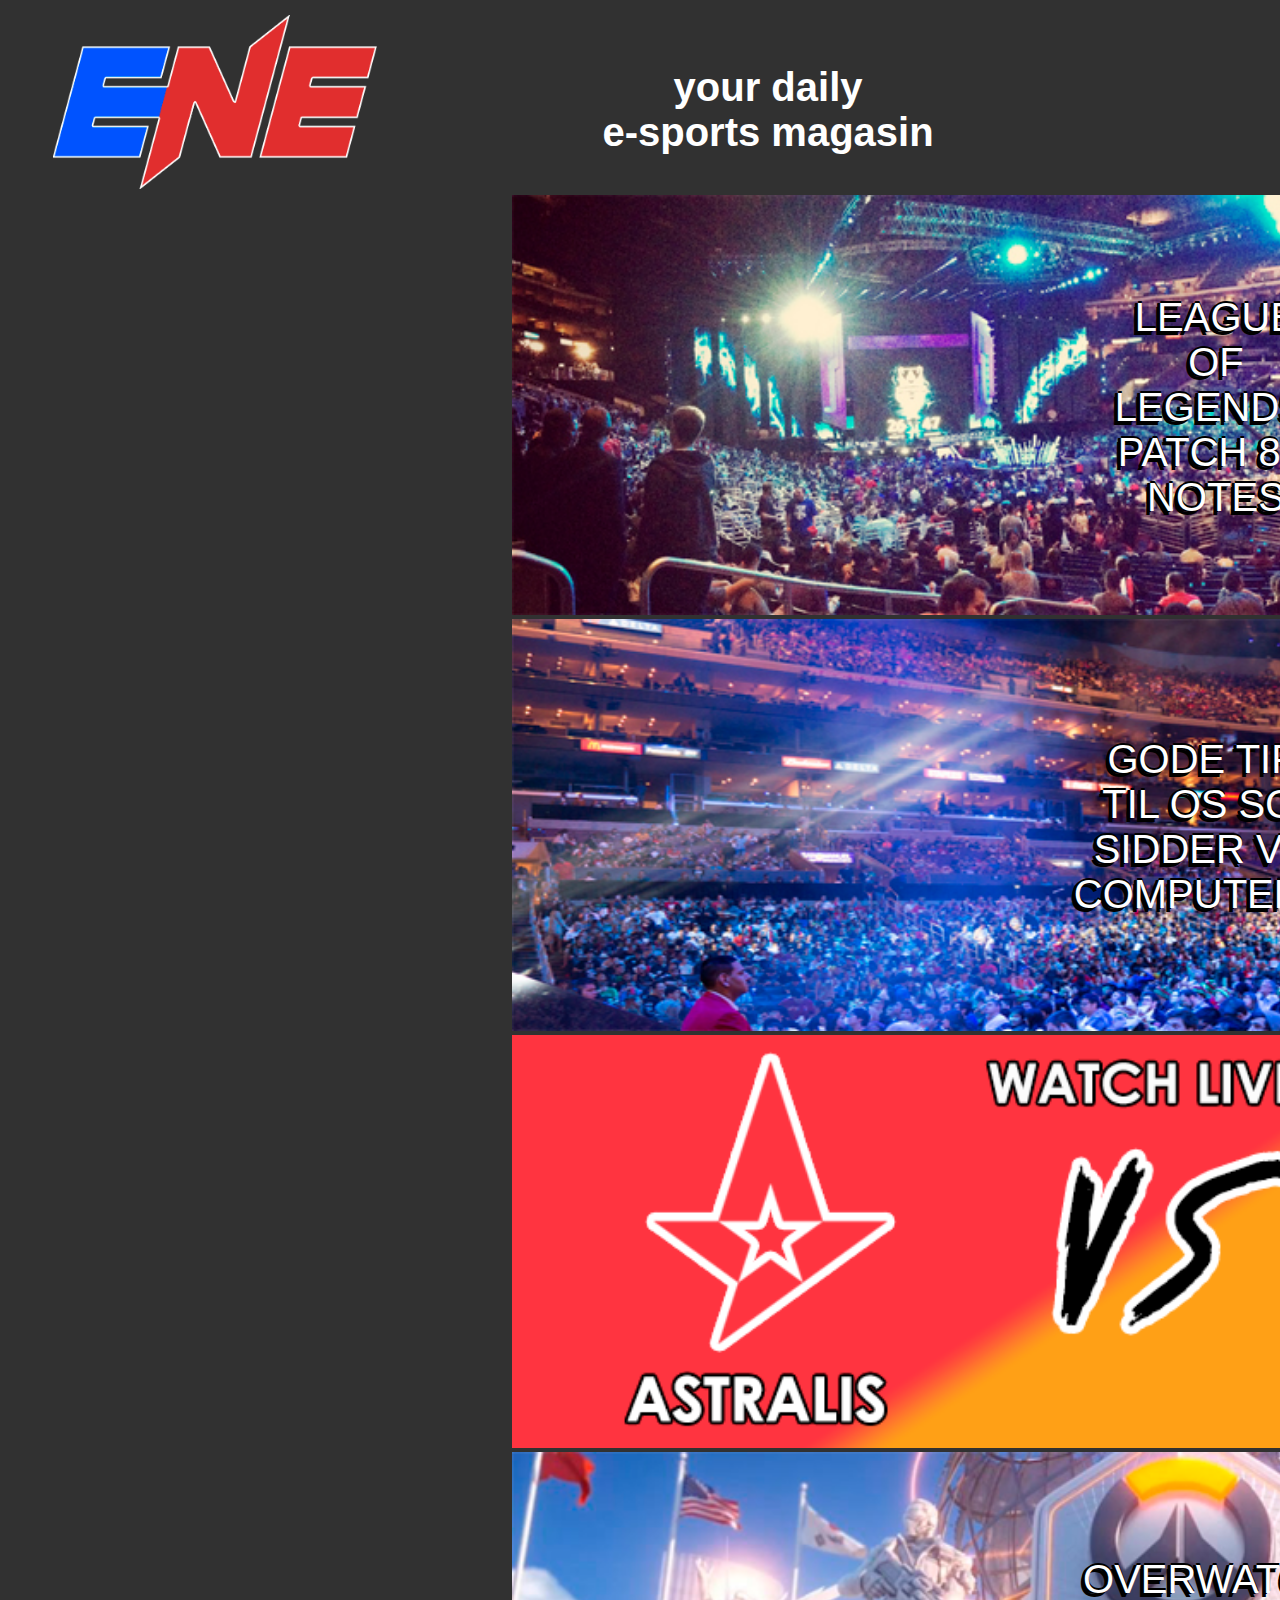
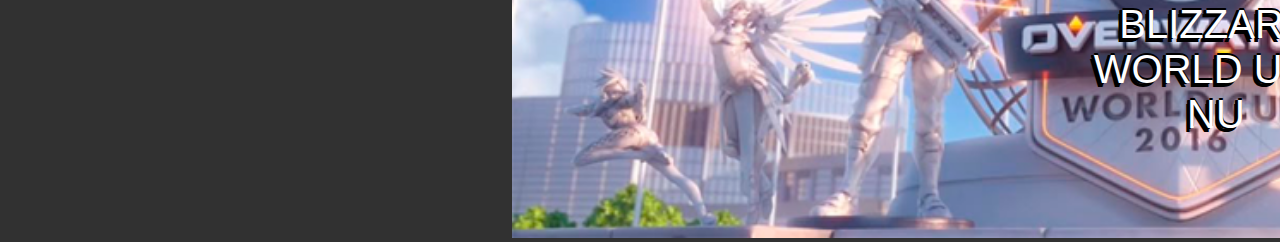
<file: index.html>
<!DOCTYPE html>
<html lang="DA">

<head>
    <meta name="viewport" content="width=device-width, initial-scale=1">
    <meta charset="utf-8">
    <!-- HUSK AT UDFYLDE BESKRIVELSE TIL SEO -->
    <meta name="description" content="E-SPORT DAILY NEWS. Get your daily news about all your favorite games, such as, League of Legends, Counter Strike, Overwatch and much more.">
    <meta name="author" content="Lasse Nørfelt">
    <meta name="viewport" content="width=device-width, initial-scale=1.0">
    <title>ENE - your daily e-sports magasin</title>
    <link rel="stylesheet" href="css/style.css">
</head>

<body>


    <div class="header">
        <a href="index.html">
        <img class="logo" src="images/ene-logo.png" alt="ENE logo"> </a>
        <h1 class="logo-text">your daily<br> e-sports magasin</h1>
    </div>

    <div class="patchi">
        <a href="artikel-patch.html">
        <img class="patchimage" src="images/patch.png" alt="LEAGUE OF LEGENDS: PATCH 8.7 NOTES">
        <p id="patchtext">LEAGUE OF LEGENDS: PATCH 8.7 NOTES</p></a>
    </div>

    <div class="worldsi">
        <a href="artikel-tips.html">
        <img class="worldsimage" src="images/worlds.png" alt="LEAGUE OF LEGENDS: WORLD CHAMPIONSHIP 2018"></a>
        <p class="centered">GODE TIPS TIL OS SOM<br> SIDDER VED COMPUTEREN</p>
    </div>

    <div class="astrafnai">
        <img class="astrafnatimage" src="images/astrafnatic.png" alt="ASTRALIS VS FNATIC WATCH LIVE" />
    </div>

    <div class="blizzardi">
        <a href="artikel-blizzardworld.html">
        <img class="blizzardimage" src="images/blizzardworld.png" alt="BLIZZARD WORLD UDE NU" />
        <p class="centered">OVERWATCH: BLIZZARD WORLD UDE NU</p></a>
    </div>

    <div class="navbar">
        <a href="#home" class="navtext">HOT</a>
        <a href="index.html">
        <img class="navimage" src="images/profilbillede.png" alt="Profilbillede"></a>
        <a href="#news" class="navtext">GAME</a>
    </div>
</body>

</html>
</file>
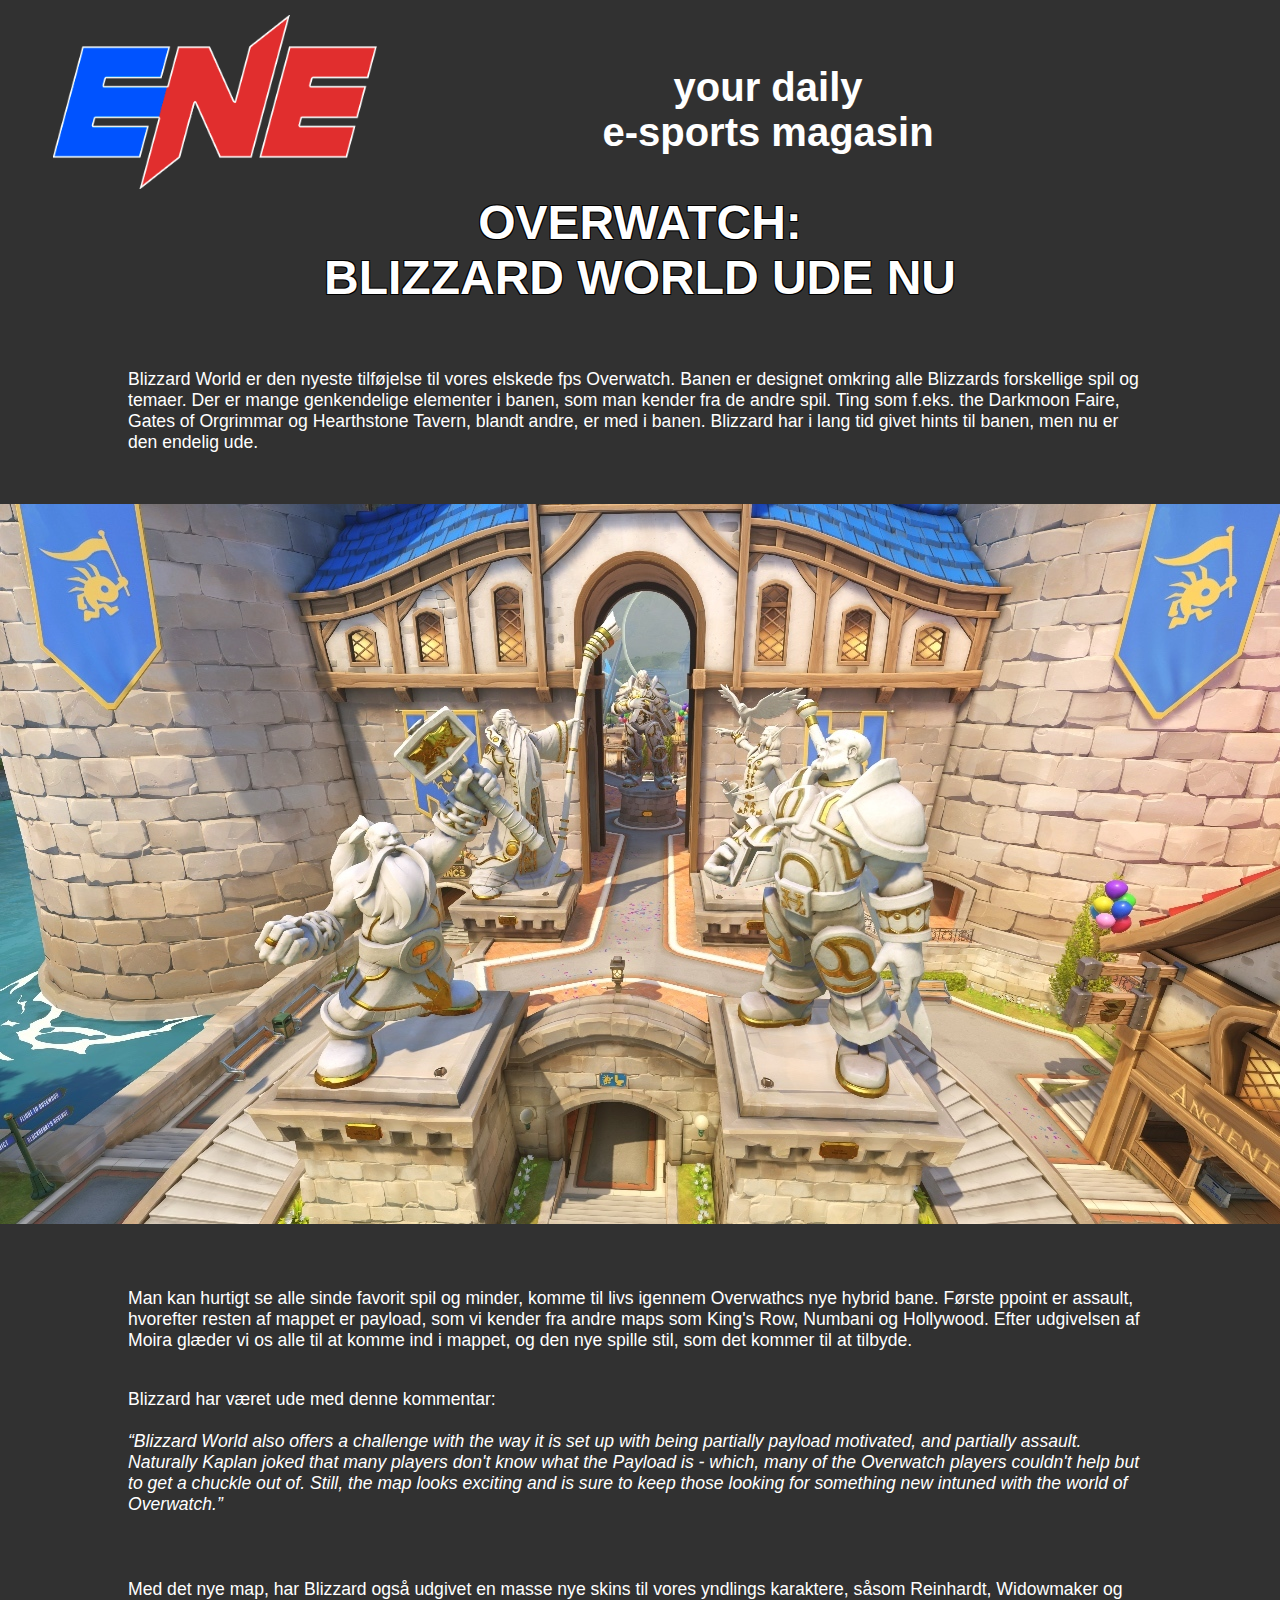
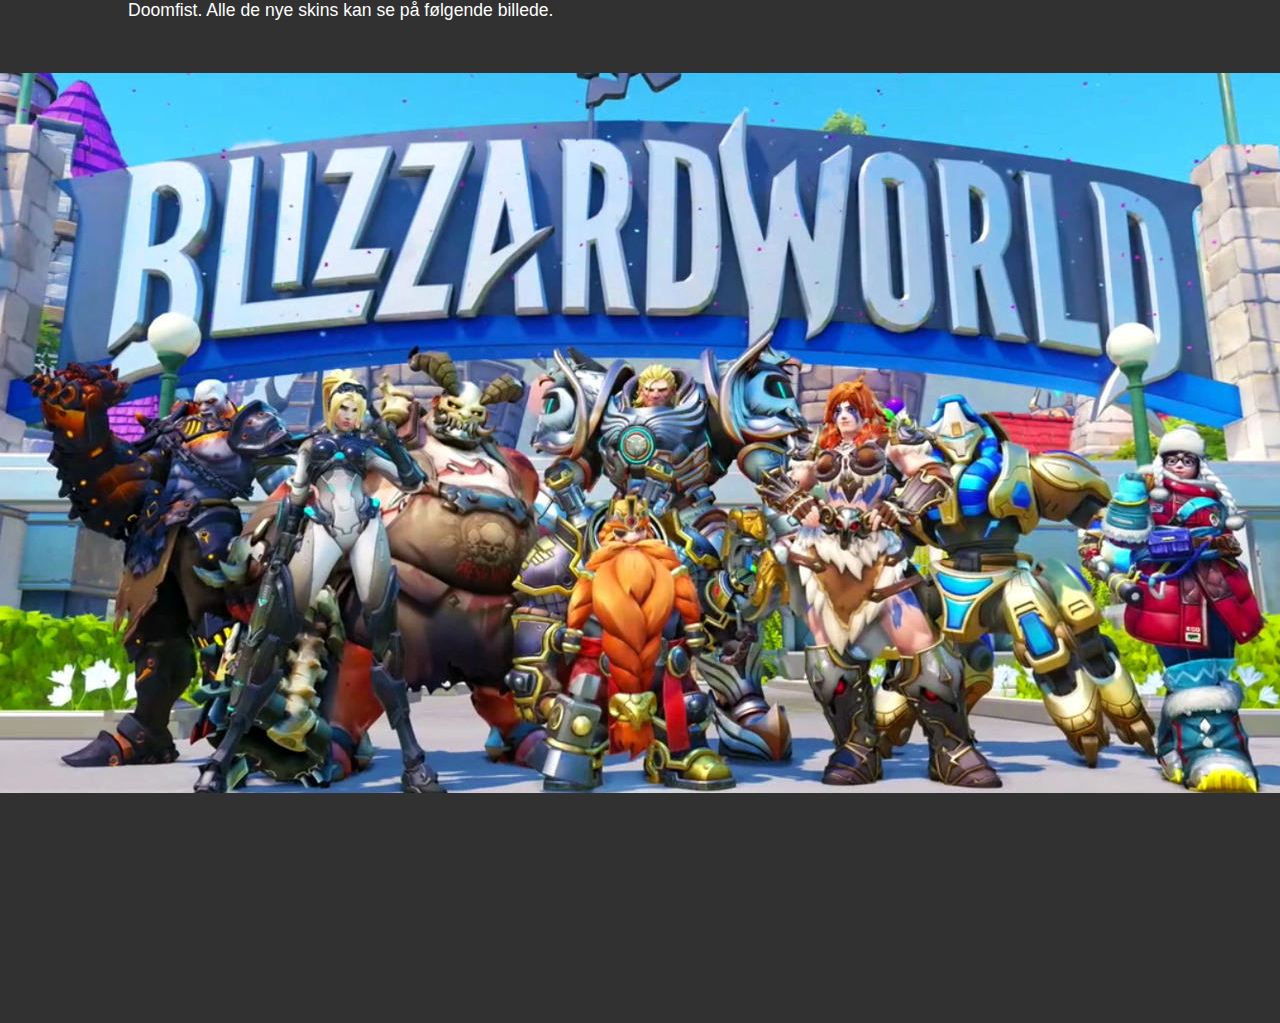
<file: artikel-blizzardworld.html>
<!DOCTYPE html>
<html lang="DA">

<head>
    <meta charset="utf-8">
    <meta name="viewport" content="width=device-width, initial-scale=1">
    <!-- HUSK AT UDFYLDE BESKRIVELSE TIL SEO -->
    <meta name="description" content="Det nye Overwatch er endelig ude. Blizzard World have lige ramt live-serverne.">
    <meta name="author" content="Lasse Nørfelt">
    <meta name="viewport" content="width=device-width, initial-scale=1.0">
    <title>ENE - Blizzard world ude nu</title>
    <link rel="stylesheet" href="css/style.css">
</head>

<body>


    <div class="header">
        <a href="index.html">
        <img class="logo" src="images/ene-logo.png" alt="ENE logo" /></a>
        <h1 class="logo-text">your daily<br> e-sports magasin</h1>
    </div>

    <div class="patchsec1">
        <h1 class="hpatch">OVERWATCH:<br> BLIZZARD WORLD UDE NU</h1>

        <p class="pworld1">Blizzard World er den nyeste tilføjelse til vores elskede fps Overwatch. Banen er designet omkring alle Blizzards forskellige spil og temaer. Der er mange genkendelige elementer i banen, som man kender fra de andre spil. Ting som f.eks. the Darkmoon Faire, Gates of Orgrimmar og Hearthstone Tavern, blandt andre, er med i banen. Blizzard har i lang tid givet hints til banen, men nu er den endelig ude.</p>

        <img class="imgworld1" src="images/world-stormwind.jpeg" alt="Gates of Stormwind" />

        <p class="pworld2">Man kan hurtigt se alle sinde favorit spil og minder, komme til livs igennem Overwathcs nye hybrid bane. Første ppoint er assault, hvorefter resten af mappet er payload, som vi kender fra andre maps som King's Row, Numbani og Hollywood. Efter udgivelsen af Moira glæder vi os alle til at komme ind i mappet, og den nye spille stil, som det kommer til at tilbyde.</p>

        <p class="pworld3">Blizzard har været ude med denne kommentar:<br><br><i>“Blizzard World also offers a challenge with the way it is set up with being partially payload motivated, and partially assault. Naturally Kaplan joked that many players don't know what the Payload is - which, many of the Overwatch players couldn't help but to get a chuckle out of. Still, the map looks exciting and is sure to keep those looking for something new intuned with the world of Overwatch.”</i></p>

        <p class="pworld4">Med det nye map, har Blizzard også udgivet en masse nye skins til vores yndlings karaktere, såsom Reinhardt, Widowmaker og Doomfist. Alle de nye skins kan se på følgende billede.</p>

        <img class="imgworld2" src="images/world-skins.jpg" alt="Alle de nyeste tilføjede skins" />

    </div>
    <div class="navbar">
        <a href="#home" class="navtext">HOT</a>
        <a href="index.html">
        <img class="navimage" src="images/profilbillede.png" alt="Profilbillede"></a>
        <a href="#news" class="navtext">GAME</a>
    </div>
</body>

</html>
</file>
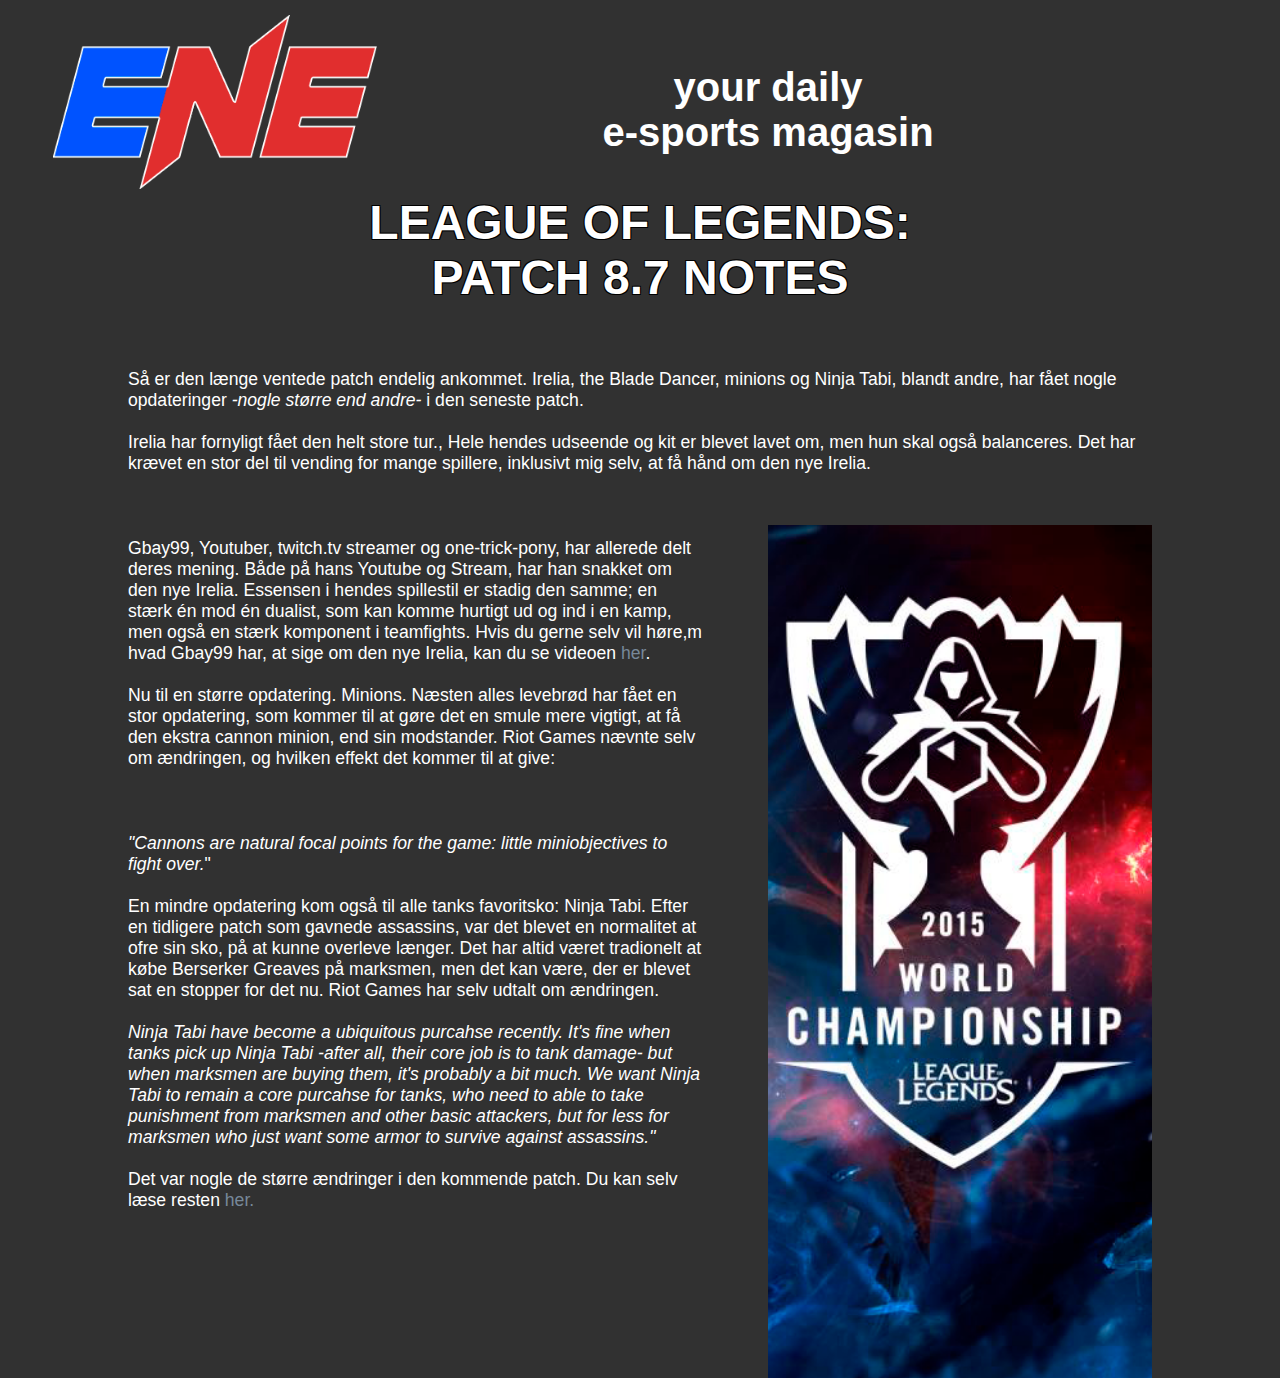
<file: artikel-patch.html>
<!DOCTYPE html>
<html lang="DA">

<head>
    <meta charset="utf-8">
    <meta name="viewport" content="width=device-width, initial-scale=1">
    <!-- HUSK AT UDFYLDE BESKRIVELSE TIL SEO -->
    <meta name="description" content="League of Legends patch 8.7 er endelig ude med en masse nye spændende tiløjelser.">
    <meta name="author" content="Lasse Nørfelt">
    <meta name="viewport" content="width=device-width, initial-scale=1.0">
    <title>ENE - LEAGUE OF LEGENDS: PATCH NOTES 8.7</title>
    <link rel="stylesheet" href="css/style.css">
</head>

<body>


    <div class="header">
        <a href="index.html">
        <img class="logo" src="images/ene-logo.png" alt="ENE logo" /></a>
        <h1 class="logo-text">your daily<br> e-sports magasin</h1>
    </div>

    <div class="patchsec1">
        <h1 class="hpatch">LEAGUE OF LEGENDS:<br> PATCH 8.7 NOTES</h1>

        <p class="ppatch1">Så er den længe ventede patch endelig ankommet. Irelia, the Blade Dancer, minions og Ninja Tabi, blandt andre, har fået nogle opdateringer <i>-nogle større end andre-</i> i den seneste patch.<br><br>Irelia har fornyligt fået den helt store tur., Hele hendes udseende og kit er blevet lavet om, men hun skal også balanceres. Det har krævet en stor del til vending for mange spillere, inklusivt mig selv, at få hånd om den nye Irelia.</p>

        <p class="ppatch2">Gbay99, Youtuber, twitch.tv streamer og one-trick-pony, har allerede delt deres mening. Både på hans Youtube og Stream, har han snakket om den nye Irelia. Essensen i hendes spillestil er stadig den samme; en stærk én mod én dualist, som kan komme hurtigt ud og ind i en kamp, men også en stærk komponent i teamfights. Hvis du gerne selv vil høre,m hvad Gbay99 har, at sige om den nye Irelia, kan du se videoen <a href="https://www.youtube.com/watch?v=y4tfW31VhAk">her</a>.<br><br>Nu til en større opdatering. Minions. Næsten alles levebrød har fået en stor opdatering, som kommer til at gøre det en smule mere vigtigt, at få den ekstra cannon minion, end sin modstander. Riot Games nævnte selv om ændringen, og hvilken effekt det kommer til at give:</p>

        <img class="imgpatch" src="images/ipworlds.png" alt="Worlds cup 2018" />

        <p class="ppatch3"><i>"Cannons are natural focal points for the game: little miniobjectives to fight over.</i>"<br><br>En mindre opdatering kom også til alle tanks favoritsko: Ninja Tabi. Efter en tidligere patch som gavnede assassins, var det blevet en normalitet at ofre sin sko, på at kunne overleve længer. Det har altid været tradionelt at købe Berserker Greaves på marksmen, men det kan være, der er blevet sat en stopper for det nu. Riot Games har selv udtalt om ændringen.<br><br><i>Ninja Tabi have become a ubiquitous purcahse recently. It's fine when tanks pick up Ninja Tabi -after all, their core job is to tank damage- but when marksmen are buying them, it's probably a bit much. We want Ninja Tabi to remain a core purcahse for tanks, who need to able to take punishment from marksmen and other basic attackers, but for less for marksmen who just want some armor to survive against assassins."</i><br><br>Det var nogle de større ændringer i den kommende patch. Du kan selv læse resten <a href="https://euw.leagueoflegends.com/en/news/game-updates/patch/patch-87-notes#patch-patch-highlights">her.</a></p>

    </div>
    <div class="navbar">
        <a href="#home" class="navtext">HOT</a>
        <a href="index.html">
        <img class="navimage" src="images/profilbillede.png"
        alt="Profilbillede"></a>
        <a href="#news" class="navtext">GAME</a>
    </div>
</body>

</html>
</file>
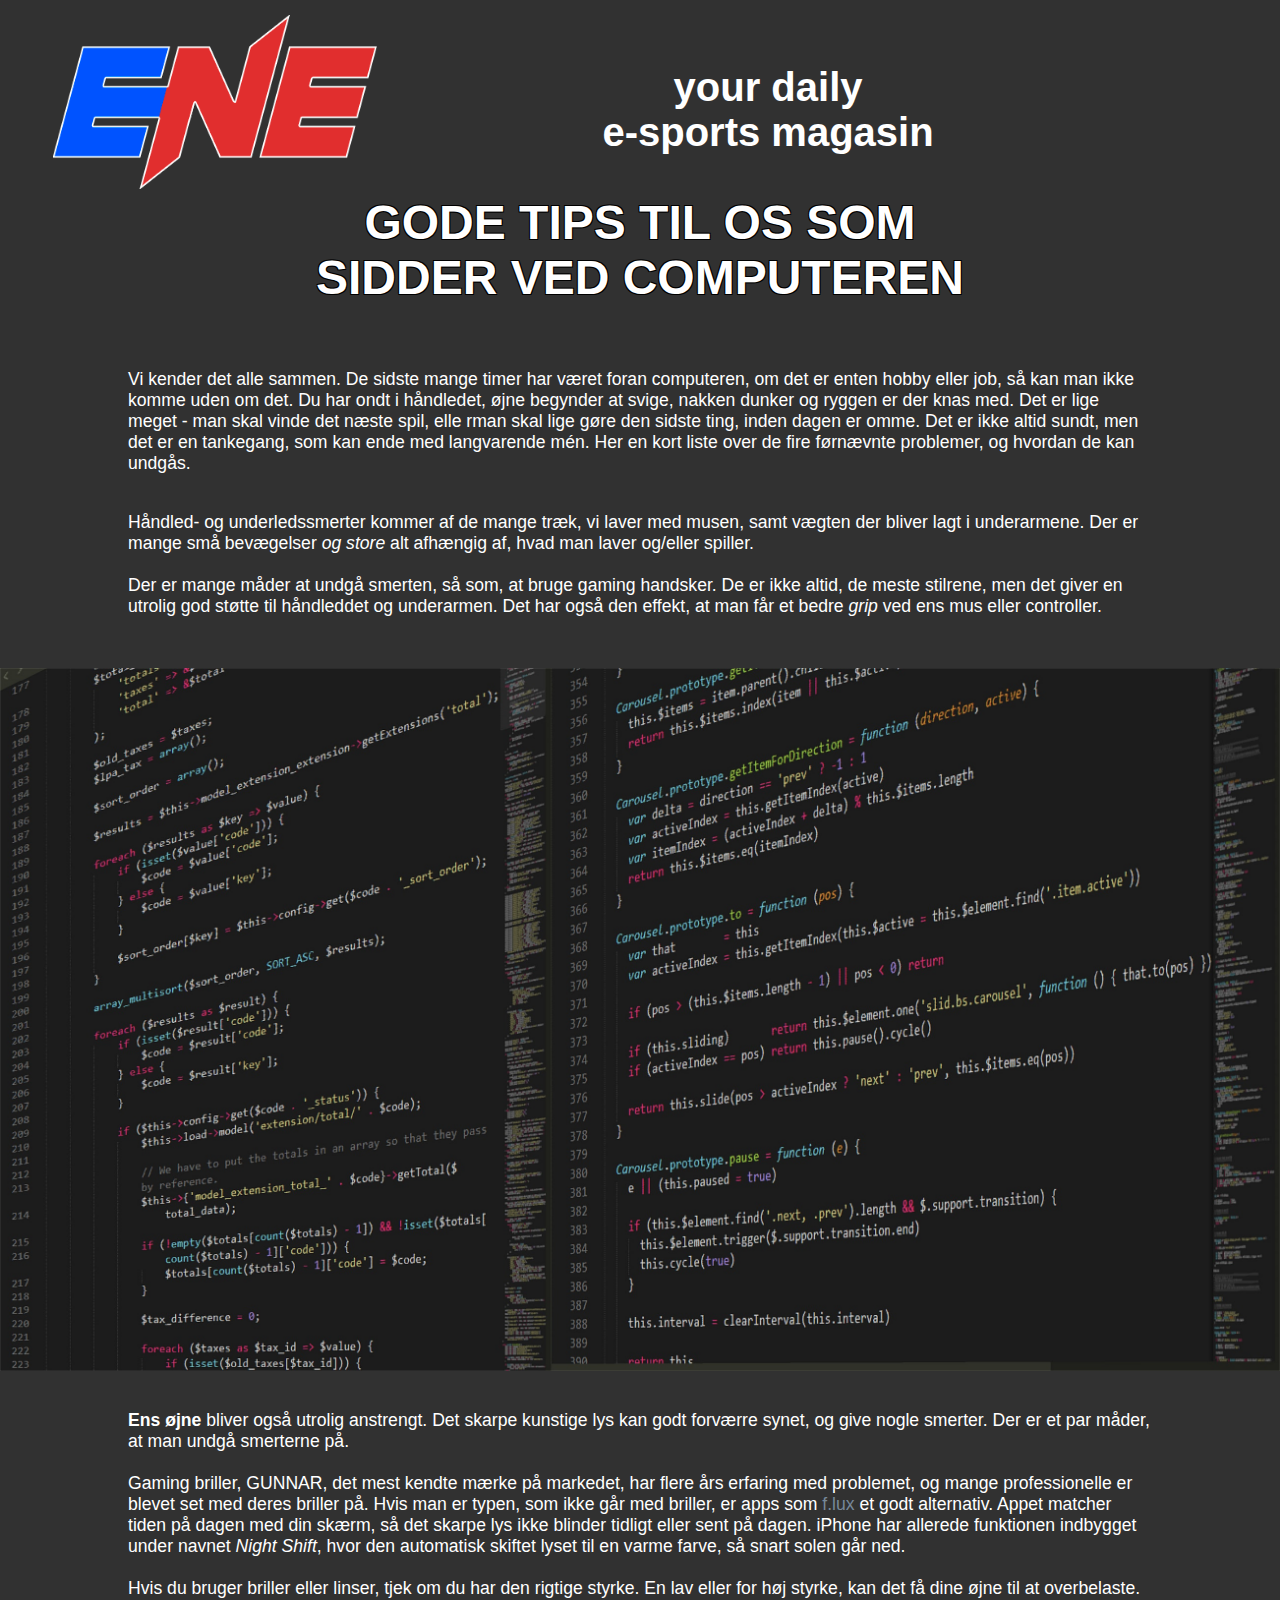
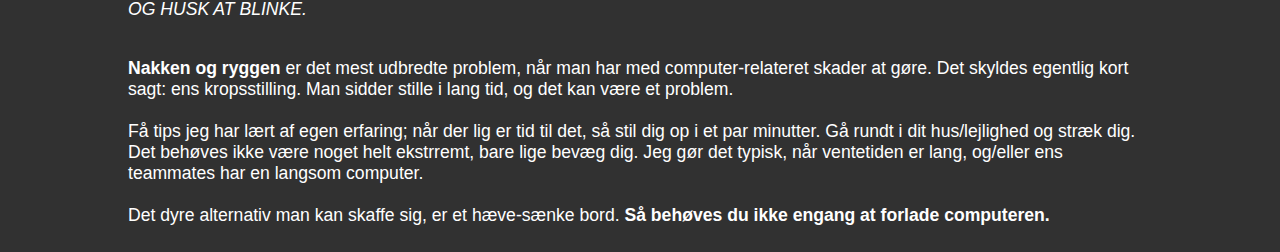
<file: artikel-tips.html>
<!DOCTYPE html>
<html lang="DA">

<head>
    <meta charset="utf-8">
    <!-- HUSK AT UDFYLDE BESKRIVELSE TIL SEO -->
    <meta name="description" content="En række tid tips til os, som sidder foran computeren.">
    <meta name="author" content="Lasse Nørfelt">
    <meta name="viewport" content="width=device-width, initial-scale=1.0">
    <title>ENE - Gode tip til os som sidder foran computeren</title>
    <link rel="stylesheet" href="css/style.css">
</head>

<body>


    <div class="header">
        <a href="index.html">
        <img class="logo" src="images/ene-logo.png" alt="ENE logo" /></a>
        <h1 class="logo-text">your daily<br> e-sports magasin</h1>
    </div>

    <div class="tipssec2">
        <h1 class="hpatch">GODE TIPS TIL OS SOM<br> SIDDER VED COMPUTEREN</h1>

        <p class=ptips1>Vi kender det alle sammen. De sidste mange timer har været foran computeren, om det er enten hobby eller job, så kan man ikke komme uden om det. Du har ondt i håndledet, øjne begynder at svige, nakken dunker og ryggen er der knas med. Det er lige meget - man skal vinde det næste spil, elle rman skal lige gøre den sidste ting, inden dagen er omme. Det er ikke altid sundt, men det er en tankegang, som kan ende med langvarende mén. Her en kort liste over de fire førnævnte problemer, og hvordan de kan undgås. </p>

        <p class="ptips2">Håndled- og underledssmerter kommer af de mange træk, vi laver med musen, samt vægten der bliver lagt i underarmene. Der er mange små bevægelser <i>og store</i> alt afhængig af, hvad man laver og/eller spiller.<br><br>Der er mange måder at undgå smerten, så som, at bruge gaming handsker. De er ikke altid, de meste stilrene, men det giver en utrolig god støtte til håndleddet og underarmen. Det har også den effekt, at man får et bedre <i>grip</i> ved ens mus eller controller.</p>

        <img class="imgtips" src="images/tips-kode.jpg" alt="Billede af kode" />
        
        <p class="ptips3"><b>Ens øjne</b> bliver også utrolig anstrengt. Det skarpe kunstige lys kan godt forværre synet, og give nogle smerter. Der er et par måder, at man undgå smerterne på.<br><br>Gaming briller, GUNNAR, det mest kendte mærke på markedet, har flere års erfaring med problemet, og mange professionelle er blevet set med deres briller på. Hvis man er typen, som ikke går med briller, er apps som <a href="https://justgetflux.com/">f.lux</a> et godt alternativ. Appet matcher tiden på dagen med din skærm, så det skarpe lys ikke blinder tidligt eller sent på dagen. iPhone har allerede funktionen indbygget under navnet <i>Night Shift</i>, hvor den automatisk skiftet lyset til en varme farve, så snart solen går ned.<br><br>Hvis du bruger briller eller linser, tjek om du har den rigtige styrke. En lav eller for høj styrke, kan det få dine øjne til at overbelaste. <i>OG HUSK AT BLINKE.</i></p>

        <p class="ptips4"><b>Nakken og ryggen</b> er det mest udbredte problem, når man har med computer-relateret skader at gøre. Det skyldes egentlig kort sagt: ens kropsstilling. Man sidder stille i lang tid, og det kan være et problem.<br><br>Få tips jeg har lært af egen erfaring; når der lig er tid til det, så stil dig op i et par minutter. Gå rundt i dit hus/lejlighed og stræk dig. Det behøves ikke være noget helt ekstrremt, bare lige bevæg dig. Jeg gør det typisk, når ventetiden er lang, og/eller ens teammates har en langsom computer.<br><br> Det dyre alternativ man kan skaffe sig, er et hæve-sænke bord. <b>Så behøves du ikke engang at forlade computeren.</b></p>

    </div>
    <div class="navbar">
        <a href="#home" class="navtext">HOT</a>
        <a href="index.html">
        <img class="navimage" src="images/profilbillede.png" alt="Profilbillede"></a>
        <a href="#news" class="navtext">GAME</a>
    </div>
</body>

</html>
</file>
<file: css/style.css>
/* GLOBAL */

* {
    box-sizing: border-box;
    margin: 0%;
}

body {
    background-color: #313131;
}

/* HEADER */

.header {
    display: flex;
    align-items: center;
    align-content: center;
}

.logo {
    width: 75%;
    position: relative;
    float: left;
    margin-top: 2%;
    margin-left: 2%;
    margin-bottom: 2%;
}

.logo-text {
    width: 90%;
    position: relative;
    font-family: sans-serif;
    font-size: 95%;
    color: white;
    float: left;
    text-align: center;
    margin-right: 3%;
    margin-top: 3%
}

a {
    text-decoration: none;
    color: lightslategrey;
}

.patchimage {
    width: 100%;
}

.patchi {
    position: relative;
    text-align: center;
    color: white;
    text-decoration-line: none;
    text-decoration: none;
}

.centered {
    position: absolute;
    top: 50%;
    left: 50%;
    transform: translate(-50%, -50%);
    font-family: sans-serif;
    outline: 5px black;
    text-shadow: -1px -1px 0 #000,
    1px -1px 0 #000,
    -1px 1px 0 #000,
    1px 1px 0 #000;
}

#patchtext {
    position: absolute;
    top: 50%;
    left: 50%;
    transform: translate(-50%, -50%);
    font-family: sans-serif;
    outline: 5px black;
    text-shadow: -1px -1px 0 #000,
    1px -1px 0 #000,
    -1px 1px 0 #000,
    1px 1px 0 #000;
    text-decoration: none;
    color: white;
}

.worldsimage {
    width: 100%;
}

.worldsi {
    position: relative;
    text-align: center;
    color: white;
}

.astrafnatimage {
    width: 100%;
}

.astrafnai {
    position: relative;
    text-align: center;
    color: white;
}

.blizzardimage {
    width: 100%;
}

.blizzardi {
    position: relative;
    text-align: center;
    color: white;
}

.hpatch {
    font-family: sans-serif;
    margin-left: auto;
    margin-right: auto;
    text-align: center;
    font-size: 24px;
    color: white;
    text-shadow: -1px -1px 0 #000,
    1px -1px 0 #000,
    -1px 1px 0 #000,
    1px 1px 0 #000;
}

.ppatch1 {
    float: left;
    text-align: left;
    margin-top: 5%;
    margin-left: 4%;
    margin-right: 4%;
    color: white;
    font-size: 12px;
    font-family: sans-serif;
}

.ppatch2 {
    float: left;
    text-align: left;
    margin-top: 5%;
    margin-left: 4%;
    margin-right: 0%;
    width: 45%;
    color: white;
    font-size: 12px;
    font-family: sans-serif;
    position: relative;
}

.ppatch3 {
    float: left;
    margin-top: 5%;
    margin-left: 4%;
    margin-right: 4%;
    color: white;
    font-size: 12px;
    font-family: sans-serif;
    margin-bottom: 20%
}

.imgpatch {
    width: 43%;
    float: right;
    margin-right: 4%;
    margin-top: 4%;
}

.ptips1 {
    float: left;
    text-align: left;
    margin-top: 5%;
    margin-left: 4%;
    margin-right: 4%;
    color: white;
    font-size: 12px;
    font-family: sans-serif;
}

.ptips2 {
    float: left;
    text-align: left;
    margin-top: 5%;
    margin-left: 4%;
    margin-right: 0%;
    color: white;
    font-size: 12px;
    font-family: sans-serif;
    position: relative;
}

.ptips3 {
    float: left;
    margin-top: 5%;
    margin-left: 4%;
    margin-right: 4%;
    color: white;
    font-size: 12px;
    font-family: sans-serif;
}

.ptips4 {
    float: left;
    margin-top: 5%;
    margin-left: 4%;
    margin-right: 4%;
    color: white;
    font-size: 12px;
    font-family: sans-serif;
    margin-bottom: 20%
}

.imgtips {
    width: 100%;
    float: right;
    margin-right: 4%;
    margin-top: 4%;
}

.pworld1 {
    float: left;
    text-align: left;
    margin-top: 5%;
    margin-left: 4%;
    margin-right: 4%;
    color: white;
    font-size: 12px;
    font-family: sans-serif;
}

.pworld2 {
    float: left;
    text-align: left;
    margin-top: 5%;
    margin-left: 4%;
    margin-right: 0%;
    color: white;
    font-size: 12px;
    font-family: sans-serif;
    position: relative;
}

.pworld3 {
    float: left;
    margin-top: 5%;
    margin-left: 4%;
    margin-right: 4%;
    color: white;
    font-size: 12px;
    font-family: sans-serif;
}

.pworld4 {
    float: left;
    margin-top: 5%;
    margin-left: 4%;
    margin-right: 4%;
    color: white;
    font-size: 12px;
    font-family: sans-serif;
}

.imgworld1 {
    width: 100%;
    float: right;
    margin-top: 4%;
}

.imgworld2 {
    width: 100%;
    float: right;
    margin-top: 4%;
    margin-bottom: 18%;
}

/* IPHONE MEDIA */

@media screen and (min-width: 375px) {

    /* NAVIGATION */
    .navbar {
        overflow: hidden;
        background-color: #333;
        position: fixed;
        bottom: 0;
        width: 100%;
    }

    .navbar a {
        float: left;
        display: block;
        color: white;
        text-align: center;
        font-family: sans-serif;
        padding: 16px 30px;
        text-decoration: none;
        font-size: 23px;
        text-shadow: -1px -1px 0 #000,
        1px -1px 0 #000,
        -1px 1px 0 #000,
        1px 1px 0 #000;
    }

    .navbar a:hover {
        background: grey;
        color: white;
    }

    .navbar {
        display: flex;
        align-items: center;
        justify-content: center;
        height: 10%;
    }

    .main {
        padding: 16px;
        margin-bottom: 30px;
    }

    .navimage {
        width: 120%;
    }

    .patchimage {
        width: 100%;

    }
    .worldsimage {
        width: 100%;
    }
    .astrafnatimage {
        width: 100%;
    }

    .blizzardimage {
        width: 100%;
    }
}

@media screen and (min-width: 408px) {
    .navbar {
        display: none;
    }

    .navbar a {
        display: none;
    }

    .navbar a {
        display: none;
    }

    .navbar a:hover {
        display: none;
    }

    .navbar {
        display: none;
    }
}

@media screen and (min-width: 1023px) {
    /* NAVIGATION */
    .navbar {
        display: none;
    }

    .navbar a {
        display: none;
    }

    .navbar a:hover {
        display: none;
    }

    .navimage {
        display: block;
        width: 120%;
    }

    .navbar {
        display: none;
    }

    .main {
        padding: 16px;
        margin-bottom: 30px;
    }

    .patchimage {
        width: 100%;
        margin-right: 40%;
        margin-left: 40%;
    }
    .worldsimage {
        width: 100%;
        margin-right: 40%;
        margin-left: 40%;
    }
    .astrafnatimage {
        width: 100%;
        margin-right: 40%;
        margin-left: 40%;
    }

    .blizzardimage {
        width: 100%;
        margin-right: 40%;
        margin-left: 40%;
    }

    #patchtext {
        top: 50%;
        left: 95%;
        text-shadow: -3px 0px 0 #000,
        0px -2px 0 #000,
        -4px 4px 0 #000,
        -3px 1px 0 #000;
        font-size: 40px;
    }
    .centered {
        position: absolute;
        left: 95%;
        font-size: 40px;
        text-shadow: -3px 0px 0 #000,
        0px -2px 0 #000,
        -4px 4px 0 #000,
        -3px 1px 0 #000;
        color: white;
    }
    .logo {
        width: 110%;
        margin-left: 18%;
        margin-top: 5%;
        ;
    }

    .logo-text {
        width: 100%;
        font-size: 250%;
        margin-top: 2%;
    }

    .hpatch {
        font-size: 300%;
}
    
    .ppatch1 {
        font-size: 110%;
        margin-left: 10%;
        margin-right: 10%;
    }

    .ppatch2 {
        font-size: 110%;
                margin-left: 10%;
        margin-right: 2%
    }

    .ppatch3 {
        font-size: 110%;
            float:left;
        margin-left: 10%;
        width: 45%;
        margin-bottom: 2%;
    }

    .imgpatch {
        width: 30%;
        margin-right: 10%;
    }

    .ptips1 {
        margin-left: 10%;
        margin-right: 10%;
        font-size: 110%;
}

.ptips2 {
        margin-left: 10%;
        margin-right: 10%;
        font-size: 110%;
            margin-top: 3%;
}

.ptips3 {
        margin-left: 10%;
        margin-right: 10%;
        font-size: 110%;
    margin-top: 3%;
}

.ptips4 {
        margin-left: 10%;
        margin-right: 10%;
        font-size: 110%;
    margin-bottom: 2%;
        margin-top: 3%;
}

.imgtips {
    width: 100%;
    float: right;
    margin-top: 4%;
    margin-right: 0%;
}

    .pworld1 {
        margin-left: 10%;
        margin-right: 10%;
        font-size: 110%;
}

.pworld2 {
        margin-left: 10%;
        margin-right: 10%;
        font-size: 110%;
}

.pworld3 {
        margin-left: 10%;
        margin-right: 10%;
        font-size: 110%;
    margin-top: 3%;
}

.pworld4 {
        margin-left: 10%;
        margin-right: 10%;
        font-size: 110%;
}

.imgworld1 {
    width: 100%;
    float: right;
    margin-top: 4%;
}

.imgworld2 {
    width: 100%;
    float: right;
    margin-top: 4%;
    margin-bottom: 18%;
}
    
    
    
}
</file>
